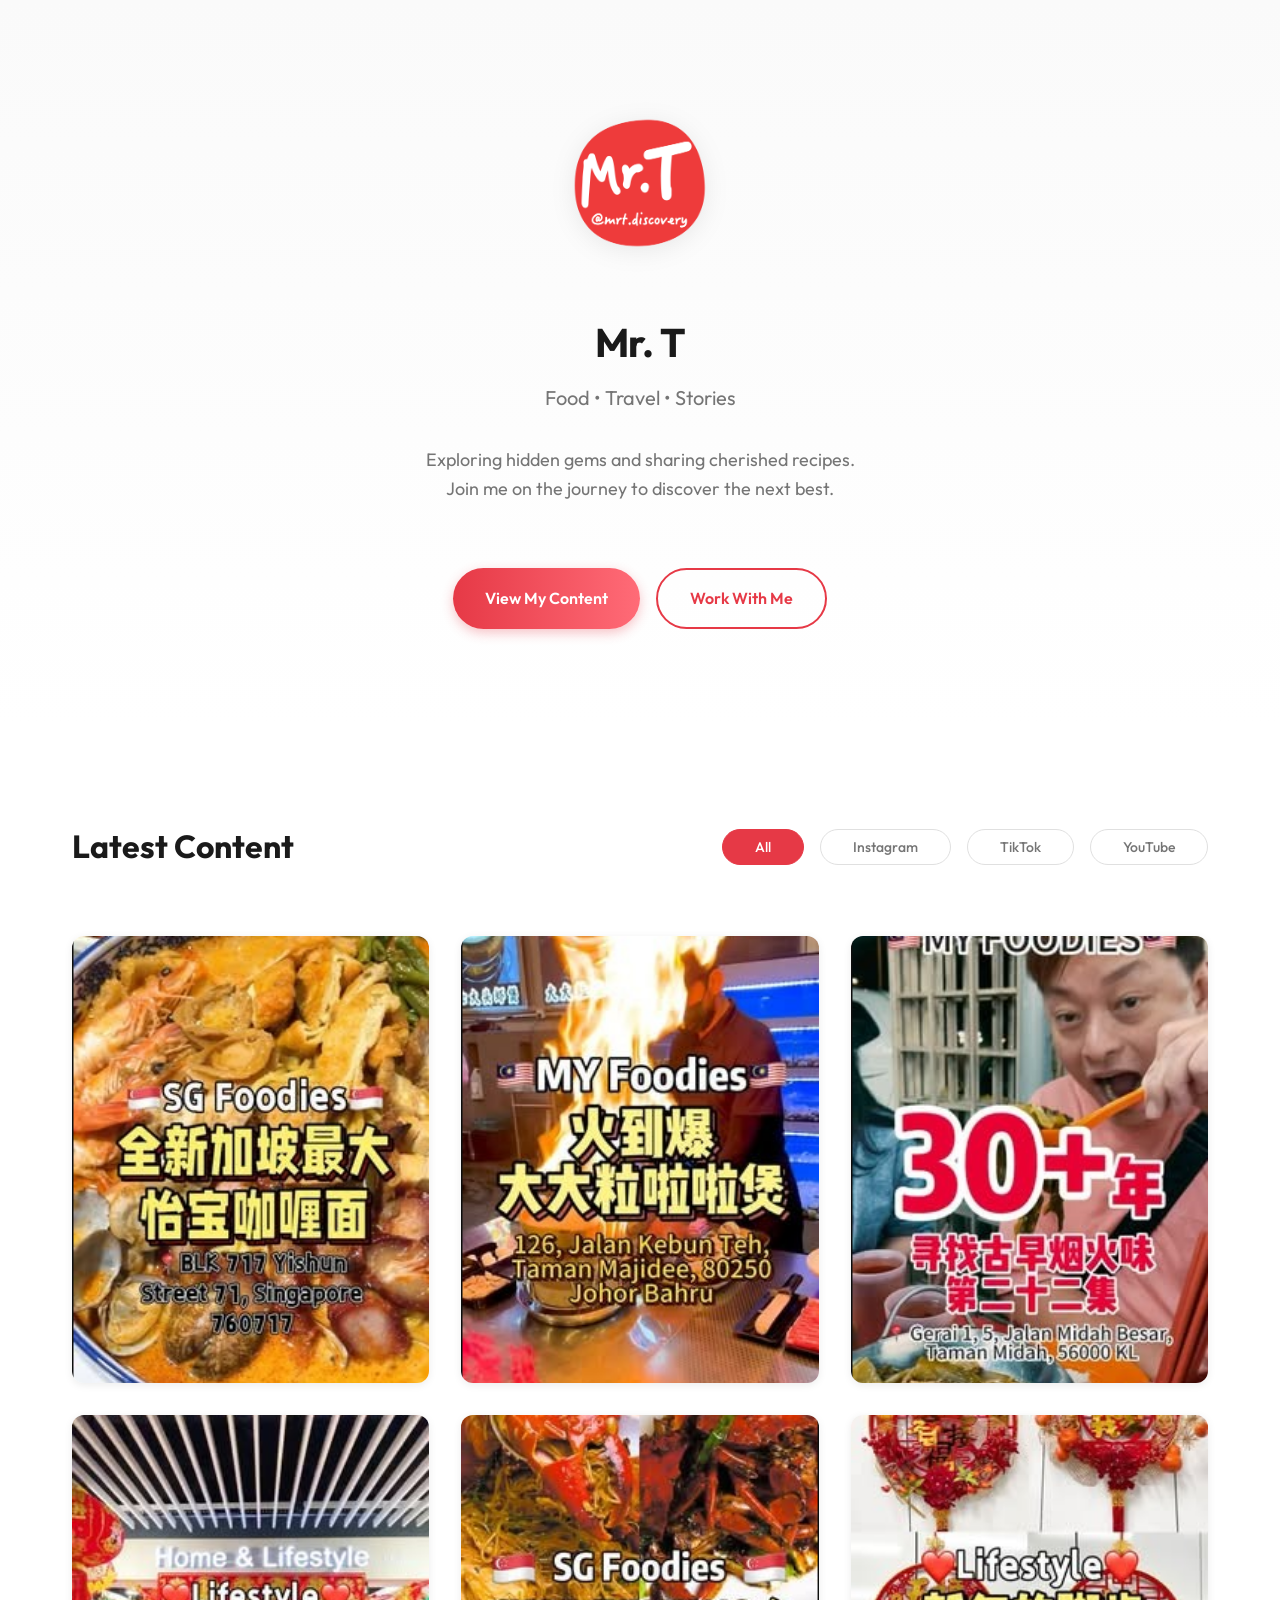
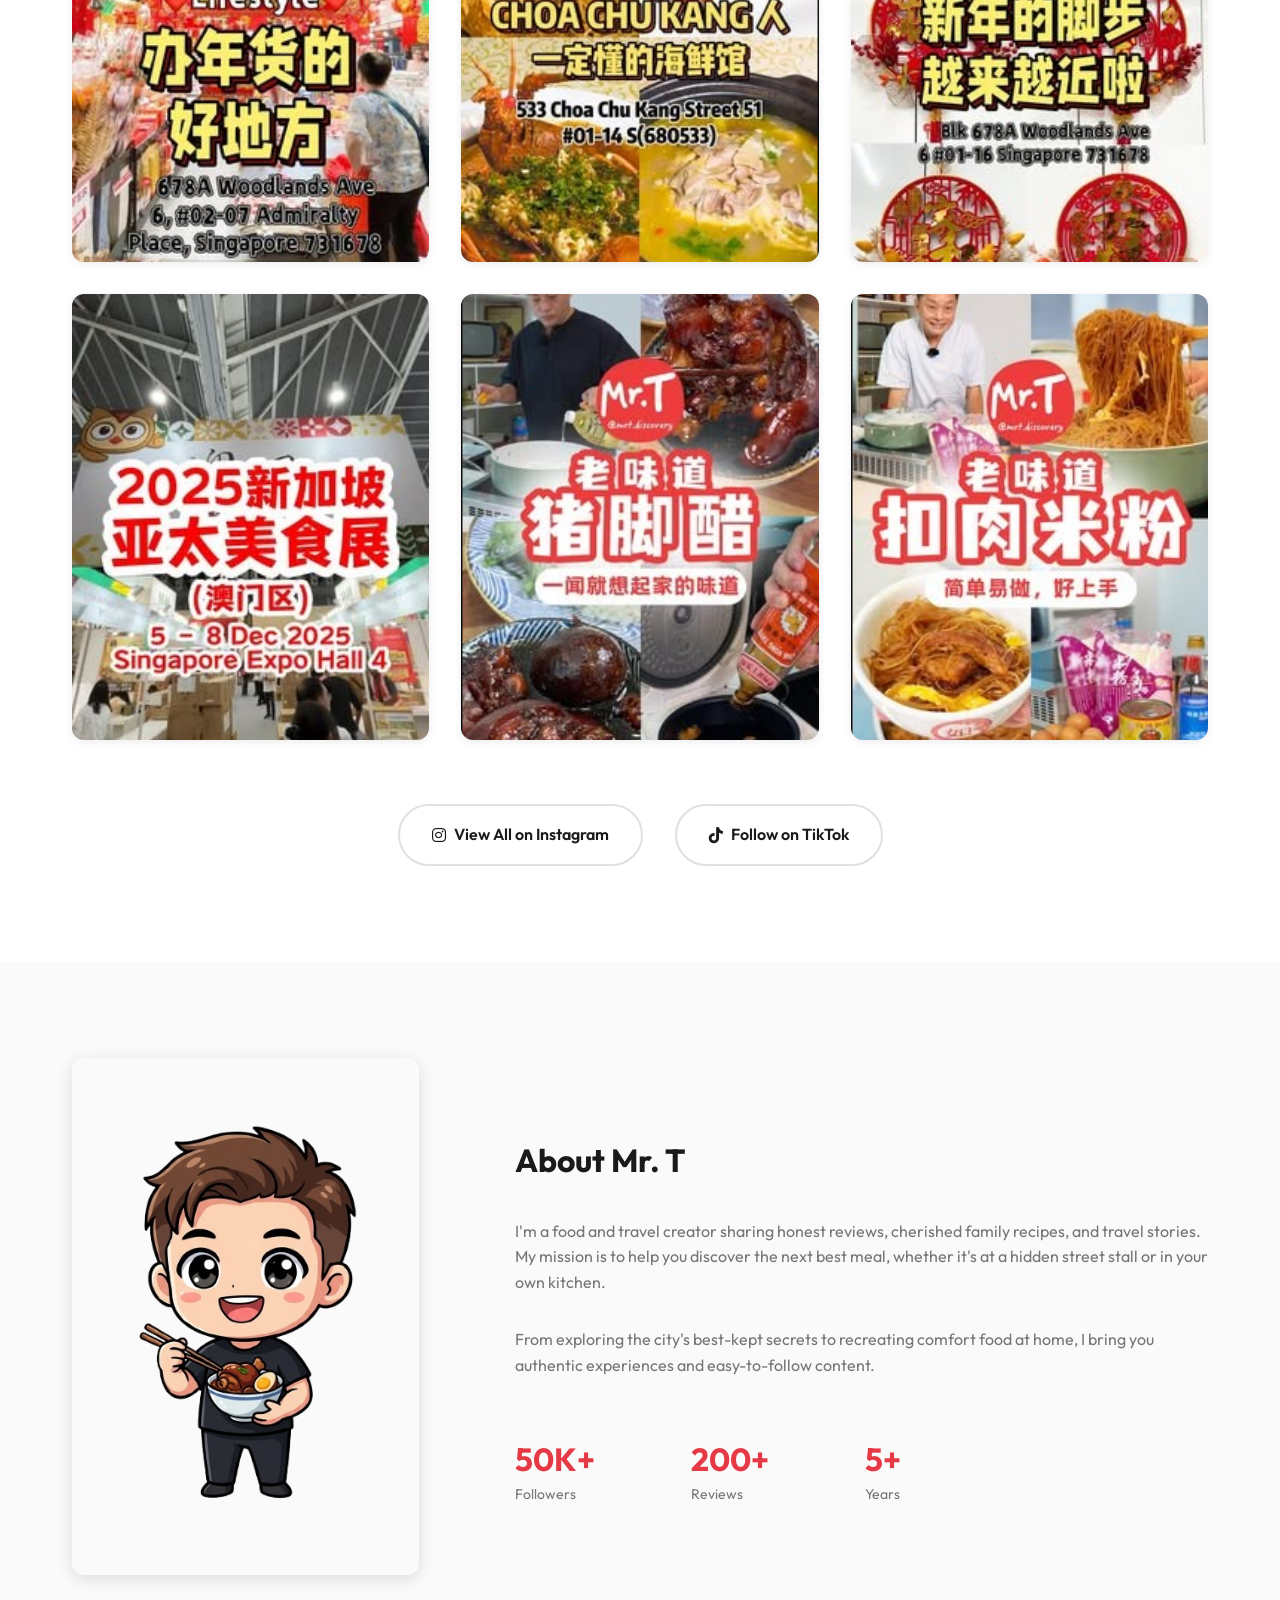
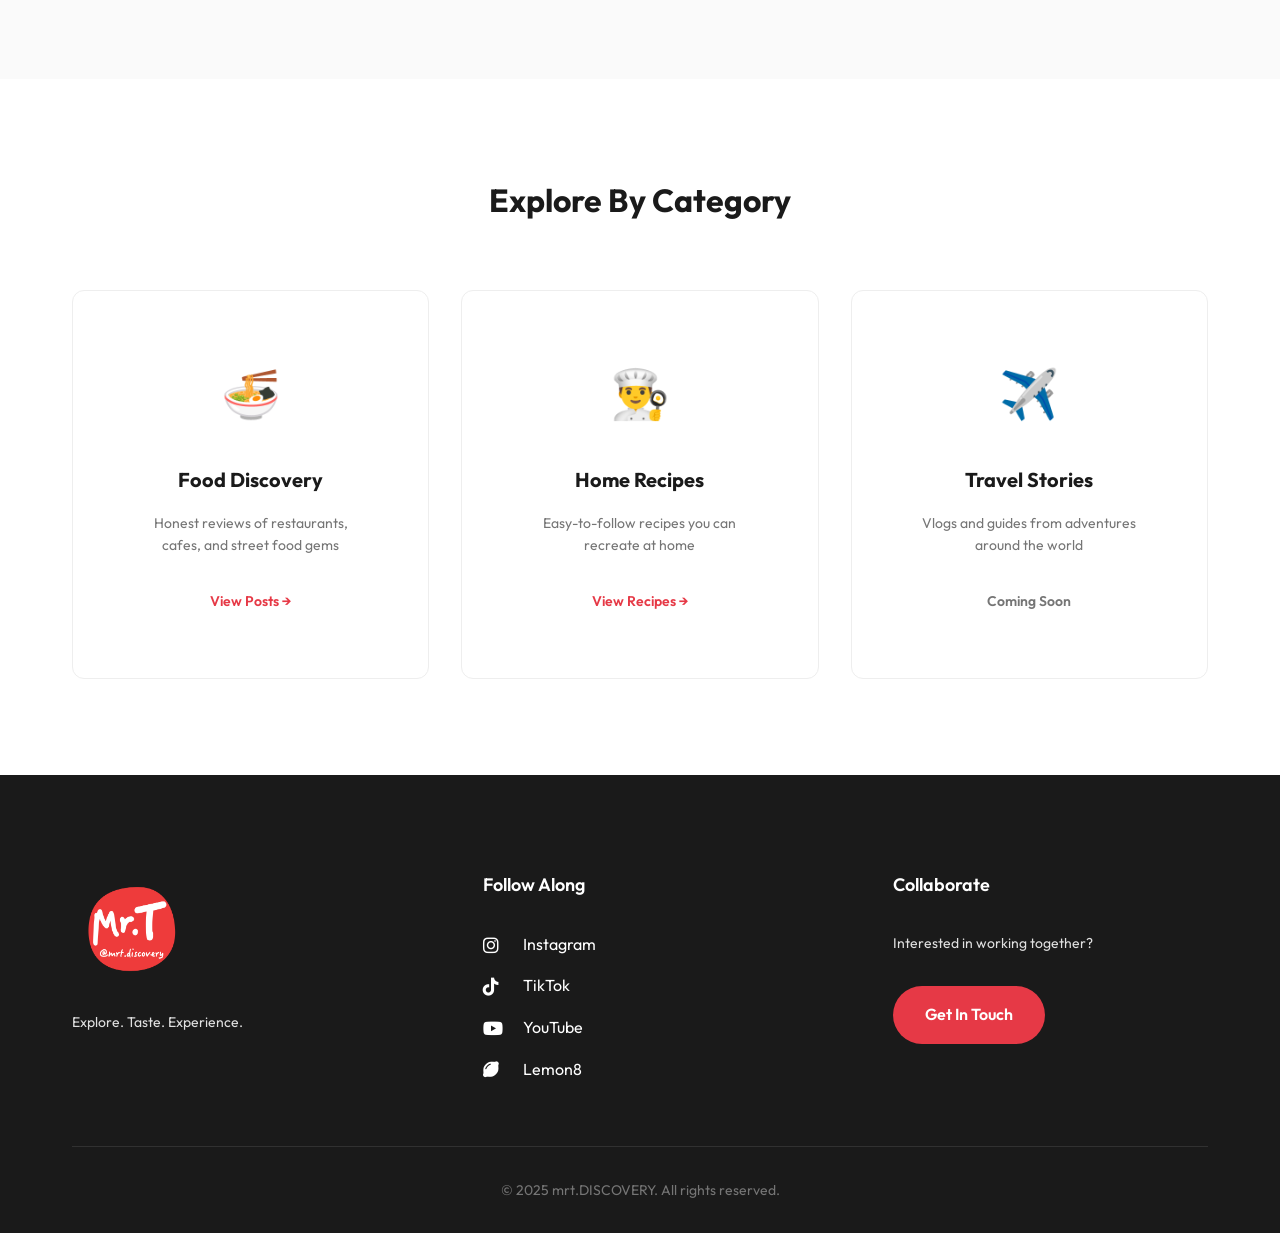
<file: index.html>
<!DOCTYPE html>
<html lang="en">
<head>
	<meta charset="UTF-8" />
	<meta name="viewport" content="width=device-width, initial-scale=1.0" />
	<title>mrt.DISCOVERY - Food, Travel & Stories</title>
	<meta name="description" content="Explore authentic food reviews, recipes, and travel stories by Mr. T. Follow along on Instagram, TikTok, and YouTube.">
	<link rel="stylesheet" href="style.css" />
	<link rel="preconnect" href="https://fonts.googleapis.com" />
	<link rel="preconnect" href="https://fonts.gstatic.com" crossorigin />
	<link
		href="https://fonts.googleapis.com/css2?family=Outfit:wght@300;400;600;700&display=swap"
		rel="stylesheet"
	/>
	<link
		rel="stylesheet"
		href="https://cdnjs.cloudflare.com/ajax/libs/font-awesome/6.0.0/css/all.min.css"
	/>
</head>
<body>
	<!-- Hero Section -->
	<section class="hero fade-in">
		<div class="container">
			<div class="hero-content">
				<img src="assets/logo.png" alt="mrt.DISCOVERY" class="logo">
				<h1 class="hero-title">Mr. T</h1>
				<p class="hero-tagline">Food • Travel • Stories</p>
				<p class="hero-bio">
					Exploring hidden gems and sharing cherished recipes.<br>
					Join me on the journey to discover the next best.
				</p>
				<div class="hero-cta">
					<a href="#social-feed" class="btn-primary">View My Content</a>
					<a href="#contact" class="btn-secondary">Work With Me</a>
				</div>
			</div>
		</div>
	</section>

	<!-- Social Feed Section (PRIMARY FOCUS) -->
	<section class="social-feed-section" id="social-feed">
		<div class="container">
			<div class="section-header fade-in">
				<h2>Latest Content</h2>
				<div class="platform-tabs">
					<button class="tab active" data-platform="all">All</button>
					<button class="tab" data-platform="instagram">Instagram</button>
					<button class="tab" data-platform="tiktok">TikTok</button>
					<button class="tab" data-platform="youtube">YouTube</button>
				</div>
			</div>

			<div class="social-grid fade-in">
				<!-- Post 1 -->
				<a href="https://www.instagram.com/mrt.discovery/tagged/" class="social-post" data-platform="instagram" target="_blank">
					<img src="assets/thumbnail1.png" alt="Food Discovery Post">
					<div class="post-overlay">
						<i class="fab fa-instagram"></i>
						<p class="post-caption">Discovering hidden ramen gems in the city...</p>
						<div class="post-stats">
							<span><i class="far fa-heart"></i> 2.5K</span>
							<span><i class="far fa-comment"></i> 89</span>
						</div>
					</div>
				</a>

				<!-- Post 2 -->
				<a href="https://www.instagram.com/mrt.discovery/tagged/" class="social-post" data-platform="instagram" target="_blank">
					<img src="assets/thumbnail2.png" alt="Food Review">
					<div class="post-overlay">
						<i class="fab fa-instagram"></i>
						<p class="post-caption">Must-try dishes at this popular spot...</p>
						<div class="post-stats">
							<span><i class="far fa-heart"></i> 3.2K</span>
							<span><i class="far fa-comment"></i> 124</span>
						</div>
					</div>
				</a>

				<!-- Post 3 -->
				<a href="https://www.instagram.com/mrt.discovery/tagged/" class="social-post" data-platform="instagram" target="_blank">
					<img src="assets/thumbnail3.png" alt="Street Food">
					<div class="post-overlay">
						<i class="fab fa-instagram"></i>
						<p class="post-caption">Authentic street food experience...</p>
						<div class="post-stats">
							<span><i class="far fa-heart"></i> 1.8K</span>
							<span><i class="far fa-comment"></i> 56</span>
						</div>
					</div>
				</a>

				<!-- Post 4 -->
				<a href="https://www.tiktok.com/@mrt.discovery" class="social-post" data-platform="tiktok" target="_blank">
					<img src="assets/thumbnail4.png" alt="Recipe Tutorial">
					<div class="post-overlay">
						<i class="fab fa-tiktok"></i>
						<p class="post-caption">Easy home recipe you can try today...</p>
						<div class="post-stats">
							<span><i class="fas fa-play"></i> 45K</span>
							<span><i class="far fa-heart"></i> 5.2K</span>
						</div>
					</div>
				</a>

				<!-- Post 5 -->
				<a href="https://www.instagram.com/mrt.discovery/tagged/" class="social-post" data-platform="instagram" target="_blank">
					<img src="assets/thumbnail5.png" alt="Cooking Recipe">
					<div class="post-overlay">
						<i class="fab fa-instagram"></i>
						<p class="post-caption">Family favorite recipe...</p>
						<div class="post-stats">
							<span><i class="far fa-heart"></i> 2.9K</span>
							<span><i class="far fa-comment"></i> 147</span>
						</div>
					</div>
				</a>

				<!-- Post 6 -->
				<a href="https://www.tiktok.com/@mrt.discovery" class="social-post" data-platform="tiktok" target="_blank">
					<img src="assets/thumbnail6.png" alt="Quick Meal">
					<div class="post-overlay">
						<i class="fab fa-tiktok"></i>
						<p class="post-caption">Quick 15-minute meal prep...</p>
						<div class="post-stats">
							<span><i class="fas fa-play"></i> 38K</span>
							<span><i class="far fa-heart"></i> 4.1K</span>
						</div>
					</div>
				</a>

				<!-- Post 7 -->
				<a href="https://www.youtube.com/channel/UCO2yqd_Hbs1hkmPJ6oLwygQ" class="social-post" data-platform="youtube" target="_blank">
					<img src="assets/thumbnail7.png" alt="Travel Vlog">
					<div class="post-overlay">
						<i class="fab fa-youtube"></i>
						<p class="post-caption">Exploring scenic spots and local cuisine...</p>
						<div class="post-stats">
							<span><i class="fas fa-play"></i> 12K</span>
							<span><i class="far fa-thumbs-up"></i> 856</span>
						</div>
					</div>
				</a>

				<!-- Post 8 -->
				<a href="https://www.instagram.com/mrt.discovery/tagged/" class="social-post" data-platform="instagram" target="_blank">
					<img src="assets/thumbnail8.png" alt="Travel Story">
					<div class="post-overlay">
						<i class="fab fa-instagram"></i>
						<p class="post-caption">Hidden gems from my recent trip...</p>
						<div class="post-stats">
							<span><i class="far fa-heart"></i> 2.1K</span>
							<span><i class="far fa-comment"></i> 78</span>
						</div>
					</div>
				</a>

				<!-- Post 9 -->
				<a href="https://www.tiktok.com/@mrt.discovery" class="social-post" data-platform="tiktok" target="_blank">
					<img src="assets/thumbnail9.png" alt="Travel Tips">
					<div class="post-overlay">
						<i class="fab fa-tiktok"></i>
						<p class="post-caption">Essential travel tips for food lovers...</p>
						<div class="post-stats">
							<span><i class="fas fa-play"></i> 52K</span>
							<span><i class="far fa-heart"></i> 6.8K</span>
						</div>
					</div>
				</a>
			</div>

			<div class="feed-cta fade-in">
				<a href="https://www.instagram.com/mrt.discovery/tagged/" class="btn-outline" target="_blank">
					<i class="fab fa-instagram"></i> View All on Instagram
				</a>
				<a href="https://www.tiktok.com/@mrt.discovery" class="btn-outline" target="_blank">
					<i class="fab fa-tiktok"></i> Follow on TikTok
				</a>
			</div>
		</div>
	</section>

	<!-- About Section -->
	<section class="about-section" id="about">
		<div class="container">
			<div class="about-grid fade-in">
				<div class="about-image">
					<img src="assets/mrt_char_food.png" alt="Mr. T Character">
				</div>
				<div class="about-content">
					<h2>About Mr. T</h2>
					<p>
						I'm a food and travel creator sharing honest reviews, cherished family recipes,
						and travel stories. My mission is to help you discover the next best meal,
						whether it's at a hidden street stall or in your own kitchen.
					</p>
					<p>
						From exploring the city's best-kept secrets to recreating comfort food at home,
						I bring you authentic experiences and easy-to-follow content.
					</p>
					<div class="about-stats">
						<div class="stat">
							<span class="stat-number">50K+</span>
							<span class="stat-label">Followers</span>
						</div>
						<div class="stat">
							<span class="stat-number">200+</span>
							<span class="stat-label">Reviews</span>
						</div>
						<div class="stat">
							<span class="stat-number">5+</span>
							<span class="stat-label">Years</span>
						</div>
					</div>
				</div>
			</div>
		</div>
	</section>

	<!-- Content Categories Section -->
	<section class="content-categories">
		<div class="container">
			<h2 class="section-title fade-in">Explore By Category</h2>
			<div class="category-grid fade-in">
				<div class="category-card">
					<div class="category-icon">🍜</div>
					<h3>Food Discovery</h3>
					<p>Honest reviews of restaurants, cafes, and street food gems</p>
					<a href="#social-feed" class="category-link">View Posts →</a>
				</div>
				<div class="category-card">
					<div class="category-icon">👨‍🍳</div>
					<h3>Home Recipes</h3>
					<p>Easy-to-follow recipes you can recreate at home</p>
					<a href="#social-feed" class="category-link">View Recipes →</a>
				</div>
				<div class="category-card">
					<div class="category-icon">✈️</div>
					<h3>Travel Stories</h3>
					<p>Vlogs and guides from adventures around the world</p>
					<span class="category-link coming-soon">Coming Soon</span>
				</div>
			</div>
		</div>
	</section>

	<!-- Footer -->
	<footer class="footer" id="contact">
		<div class="container">
			<div class="footer-content">
				<div class="footer-brand">
					<img src="assets/logo.png" alt="mrt.DISCOVERY" class="footer-logo">
					<p class="footer-tagline">Explore. Taste. Experience.</p>
				</div>

				<div class="footer-social">
					<h3>Follow Along</h3>
					<div class="social-links">
						<a href="https://www.instagram.com/mrt.discovery/tagged/" class="social-link" target="_blank">
							<i class="fab fa-instagram"></i>
							<span>Instagram</span>
						</a>
						<a href="https://www.tiktok.com/@mrt.discovery" class="social-link" target="_blank">
							<i class="fab fa-tiktok"></i>
							<span>TikTok</span>
						</a>
						<a href="https://www.youtube.com/channel/UCO2yqd_Hbs1hkmPJ6oLwygQ" class="social-link" target="_blank">
							<i class="fab fa-youtube"></i>
							<span>YouTube</span>
						</a>
						<a href="#" class="social-link">
							<i class="fas fa-lemon"></i>
							<span>Lemon8</span>
						</a>
					</div>
				</div>

				<div class="footer-contact">
					<h3>Collaborate</h3>
					<p>Interested in working together?</p>
					<a href="mailto:contact@mrt.discovery" class="contact-btn">Get In Touch</a>
				</div>
			</div>

			<div class="footer-bottom">
				<p>&copy; 2025 mrt.DISCOVERY. All rights reserved.</p>
			</div>
		</div>
	</footer>

	<script src="script.js"></script>
</body>
</html>
</file>
<file: style.css>
/* ===========================
   DESIGN SYSTEM & VARIABLES
   =========================== */
:root {
	/* Brand Colors */
	--brand-red: #e63946;
	--brand-red-light: #ff6b77;
	--brand-red-dark: #c62d3a;

	/* Neutrals */
	--white: #ffffff;
	--gray-50: #fafafa;
	--gray-100: #f5f5f5;
	--gray-200: #eeeeee;
	--gray-300: #e0e0e0;
	--gray-600: #757575;
	--gray-900: #1a1a1a;

	/* Shadows */
	--shadow-sm: 0 2px 8px rgba(0, 0, 0, 0.08);
	--shadow-md: 0 4px 16px rgba(0, 0, 0, 0.12);
	--shadow-lg: 0 8px 32px rgba(0, 0, 0, 0.16);

	/* Spacing Scale */
	--space-xs: 0.5rem;   /* 8px */
	--space-sm: 1rem;     /* 16px */
	--space-md: 2rem;     /* 32px */
	--space-lg: 4rem;     /* 64px */
	--space-xl: 6rem;     /* 96px */

	/* Typography */
	--text-xs: 0.75rem;   /* 12px */
	--text-sm: 0.875rem;  /* 14px */
	--text-base: 1rem;    /* 16px */
	--text-lg: 1.125rem;  /* 18px */
	--text-xl: 1.25rem;   /* 20px */
	--text-2xl: 1.5rem;   /* 24px */
	--text-3xl: 2rem;     /* 32px */
	--text-4xl: 2.5rem;   /* 40px */
}

/* ===========================
   BASE STYLES
   =========================== */
* {
	margin: 0;
	padding: 0;
	box-sizing: border-box;
}

body {
	font-family: "Outfit", sans-serif;
	background-color: var(--white);
	color: var(--gray-900);
	overflow-x: hidden;
	line-height: 1.6;
}

.container {
	max-width: 1200px;
	margin: 0 auto;
	padding: 0 var(--space-md);
}

/* ===========================
   FADE-IN ANIMATION
   =========================== */
.fade-in {
	opacity: 0;
	transform: translateY(20px);
	transition: opacity 0.6s ease, transform 0.6s ease;
}

.fade-in.visible {
	opacity: 1;
	transform: translateY(0);
}

/* Accessibility: Respect user preferences */
@media (prefers-reduced-motion: reduce) {
	*,
	*::before,
	*::after {
		animation-duration: 0.01ms !important;
		animation-iteration-count: 1 !important;
		transition-duration: 0.01ms !important;
	}
}

/* ===========================
   HERO SECTION
   =========================== */
.hero {
	min-height: 60vh;
	display: flex;
	align-items: center;
	justify-content: center;
	background: linear-gradient(to bottom, var(--gray-50), var(--white));
	padding: var(--space-xl) var(--space-md);
}

.hero-content {
	max-width: 700px;
	text-align: center;
	margin: 0 auto;
}

.logo {
	width: 180px;
	height: auto;
	margin-bottom: var(--space-md);
	filter: drop-shadow(0 4px 12px rgba(0, 0, 0, 0.08));
}

.hero-title {
	font-size: var(--text-4xl);
	font-weight: 700;
	margin-bottom: var(--space-xs);
	letter-spacing: -0.02em;
}

.hero-tagline {
	font-size: var(--text-xl);
	color: var(--gray-600);
	margin-bottom: var(--space-md);
	font-weight: 400;
}

.hero-bio {
	font-size: var(--text-lg);
	line-height: 1.6;
	color: var(--gray-600);
	margin-bottom: var(--space-lg);
}

.hero-cta {
	display: flex;
	gap: var(--space-sm);
	justify-content: center;
	flex-wrap: wrap;
}

/* ===========================
   BUTTONS
   =========================== */
.btn-primary,
.btn-secondary,
.btn-outline,
.contact-btn {
	padding: 1rem 2rem;
	border-radius: 50px;
	font-size: var(--text-base);
	font-weight: 600;
	text-decoration: none;
	display: inline-flex;
	align-items: center;
	gap: var(--space-xs);
	transition: all 0.3s ease;
	cursor: pointer;
	border: none;
}

.btn-primary {
	background: linear-gradient(90deg, var(--brand-red), var(--brand-red-light));
	color: var(--white);
	box-shadow: 0 4px 12px rgba(230, 57, 70, 0.3);
}

.btn-primary:hover {
	transform: translateY(-2px);
	box-shadow: 0 6px 16px rgba(230, 57, 70, 0.4);
}

.btn-secondary {
	background: transparent;
	color: var(--brand-red);
	border: 2px solid var(--brand-red);
}

.btn-secondary:hover {
	background: var(--brand-red);
	color: var(--white);
	transform: translateY(-2px);
}

.btn-outline {
	background: transparent;
	color: var(--gray-900);
	border: 2px solid var(--gray-300);
	font-weight: 600;
}

.btn-outline:hover {
	border-color: var(--brand-red);
	color: var(--brand-red);
}

.contact-btn {
	background: var(--brand-red);
	color: var(--white);
	font-weight: 600;
	display: inline-block;
	text-align: center;
}

.contact-btn:hover {
	background: var(--brand-red-dark);
	transform: translateY(-2px);
}

/* ===========================
   SOCIAL FEED SECTION
   =========================== */
.social-feed-section {
	background: var(--white);
	padding: var(--space-xl) 0;
}

.section-header {
	display: flex;
	justify-content: space-between;
	align-items: center;
	margin-bottom: var(--space-lg);
	flex-wrap: wrap;
	gap: var(--space-md);
}

.section-header h2 {
	font-size: var(--text-3xl);
	font-weight: 700;
	color: var(--gray-900);
}

/* Platform Tabs */
.platform-tabs {
	display: flex;
	gap: var(--space-sm);
	flex-wrap: wrap;
}

.tab {
	padding: var(--space-xs) var(--space-md);
	background: transparent;
	border: 1px solid var(--gray-300);
	border-radius: 24px;
	cursor: pointer;
	font-size: var(--text-sm);
	font-weight: 500;
	color: var(--gray-600);
	transition: all 0.3s ease;
	font-family: "Outfit", sans-serif;
}

.tab:hover {
	border-color: var(--brand-red);
	color: var(--brand-red);
}

.tab.active {
	background: var(--brand-red);
	color: var(--white);
	border-color: var(--brand-red);
}

/* Social Grid */
.social-grid {
	display: grid;
	grid-template-columns: repeat(auto-fill, minmax(300px, 1fr));
	gap: var(--space-md);
	margin-bottom: var(--space-lg);
}

.social-post {
	position: relative;
	aspect-ratio: 4/5;
	border-radius: 12px;
	overflow: hidden;
	display: block;
	text-decoration: none;
	box-shadow: var(--shadow-sm);
	transition: all 0.3s ease;
}

.social-post:hover {
	box-shadow: var(--shadow-md);
	transform: translateY(-4px);
}

.social-post img {
	width: 100%;
	height: 100%;
	object-fit: cover;
	transition: transform 0.3s ease;
}

.social-post:hover img {
	transform: scale(1.05);
}

/* Post Overlay */
.post-overlay {
	position: absolute;
	bottom: 0;
	left: 0;
	right: 0;
	padding: var(--space-md);
	background: linear-gradient(to top, rgba(0, 0, 0, 0.9), transparent);
	color: var(--white);
	opacity: 0;
	transition: opacity 0.3s ease;
}

.social-post:hover .post-overlay {
	opacity: 1;
}

.post-overlay i {
	font-size: var(--text-2xl);
	margin-bottom: var(--space-xs);
}

.post-caption {
	font-size: var(--text-sm);
	line-height: 1.4;
	margin-bottom: var(--space-xs);
	display: -webkit-box;
	-webkit-line-clamp: 2;
	-webkit-box-orient: vertical;
	overflow: hidden;
}

.post-stats {
	display: flex;
	gap: var(--space-md);
	font-size: var(--text-xs);
}

.post-stats span {
	display: flex;
	align-items: center;
	gap: 4px;
}

/* Feed CTA */
.feed-cta {
	display: flex;
	gap: var(--space-md);
	justify-content: center;
	margin-top: var(--space-lg);
	flex-wrap: wrap;
}

/* ===========================
   ABOUT SECTION
   =========================== */
.about-section {
	background: var(--gray-50);
	padding: var(--space-xl) 0;
}

.about-grid {
	display: grid;
	grid-template-columns: 1fr 2fr;
	gap: var(--space-xl);
	align-items: center;
}

.about-image {
	text-align: center;
}

.about-image img {
	width: 100%;
	max-width: 350px;
	height: auto;
	border-radius: 12px;
	box-shadow: var(--shadow-md);
}

.about-content h2 {
	font-size: var(--text-3xl);
	font-weight: 700;
	color: var(--gray-900);
	margin-bottom: var(--space-md);
}

.about-content p {
	font-size: var(--text-base);
	color: var(--gray-600);
	line-height: 1.6;
	margin-bottom: var(--space-md);
}

/* Stats */
.about-stats {
	display: flex;
	gap: var(--space-xl);
	margin-top: var(--space-lg);
}

.stat {
	display: flex;
	flex-direction: column;
}

.stat-number {
	font-size: var(--text-3xl);
	font-weight: 700;
	color: var(--brand-red);
	line-height: 1;
}

.stat-label {
	font-size: var(--text-sm);
	color: var(--gray-600);
	margin-top: var(--space-xs);
}

/* ===========================
   CONTENT CATEGORIES SECTION
   =========================== */
.content-categories {
	background: var(--white);
	padding: var(--space-xl) 0;
}

.section-title {
	font-size: var(--text-3xl);
	font-weight: 700;
	text-align: center;
	color: var(--gray-900);
	margin-bottom: var(--space-lg);
}

.category-grid {
	display: grid;
	grid-template-columns: repeat(auto-fit, minmax(280px, 1fr));
	gap: var(--space-md);
}

.category-card {
	background: var(--white);
	padding: var(--space-lg);
	border-radius: 12px;
	border: 1px solid var(--gray-200);
	text-align: center;
	transition: all 0.3s ease;
}

.category-card:hover {
	border-color: var(--brand-red);
	box-shadow: var(--shadow-md);
	transform: translateY(-4px);
}

.category-icon {
	font-size: 3rem;
	margin-bottom: var(--space-md);
}

.category-card h3 {
	font-size: var(--text-xl);
	font-weight: 700;
	color: var(--gray-900);
	margin-bottom: var(--space-sm);
}

.category-card p {
	font-size: var(--text-sm);
	color: var(--gray-600);
	line-height: 1.6;
	margin-bottom: var(--space-md);
}

.category-link {
	display: inline-block;
	color: var(--brand-red);
	font-weight: 600;
	font-size: var(--text-sm);
	text-decoration: none;
	transition: transform 0.3s ease;
}

.category-link:hover {
	transform: translateX(4px);
}

.coming-soon {
	color: var(--gray-600);
	cursor: not-allowed;
}

.coming-soon:hover {
	transform: none;
}

/* ===========================
   FOOTER
   =========================== */
.footer {
	background: var(--gray-900);
	color: var(--white);
	padding: var(--space-xl) 0 var(--space-md);
}

.footer-content {
	display: grid;
	grid-template-columns: repeat(auto-fit, minmax(250px, 1fr));
	gap: var(--space-xl);
	margin-bottom: var(--space-lg);
}

.footer-brand {
	display: flex;
	flex-direction: column;
	gap: var(--space-sm);
}

.footer-logo {
	width: 120px;
	height: auto;
	margin-bottom: var(--space-xs);
}

.footer-tagline {
	color: var(--gray-300);
	font-size: var(--text-sm);
}

.footer-social h3,
.footer-contact h3 {
	font-size: var(--text-lg);
	font-weight: 600;
	margin-bottom: var(--space-md);
}

.social-links {
	display: flex;
	flex-direction: column;
	gap: var(--space-sm);
}

.social-link {
	display: flex;
	align-items: center;
	gap: var(--space-sm);
	color: var(--white);
	text-decoration: none;
	font-size: var(--text-base);
	transition: color 0.3s ease;
}

.social-link:hover {
	color: var(--brand-red-light);
}

.social-link i {
	font-size: var(--text-lg);
	width: 24px;
}

.footer-contact p {
	color: var(--gray-300);
	font-size: var(--text-sm);
	margin-bottom: var(--space-md);
}

.footer-bottom {
	border-top: 1px solid rgba(255, 255, 255, 0.1);
	padding-top: var(--space-md);
	text-align: center;
}

.footer-bottom p {
	color: var(--gray-600);
	font-size: var(--text-sm);
}

/* ===========================
   RESPONSIVE DESIGN
   =========================== */

/* Tablet (768px - 1024px) */
@media (max-width: 1024px) {
	:root {
		--space-lg: 3rem;
		--space-xl: 4rem;
	}

	.hero {
		min-height: 50vh;
		padding: var(--space-lg) var(--space-md);
	}

	.logo {
		width: 150px;
	}

	.hero-title {
		font-size: var(--text-3xl);
	}

	.section-header {
		flex-direction: column;
		align-items: flex-start;
	}

	.social-grid {
		grid-template-columns: repeat(auto-fill, minmax(250px, 1fr));
	}

	.about-grid {
		grid-template-columns: 1fr;
		text-align: center;
	}

	.about-image img {
		max-width: 300px;
	}

	.about-stats {
		justify-content: center;
	}

	.category-grid {
		grid-template-columns: repeat(auto-fit, minmax(240px, 1fr));
	}
}

/* Mobile (max-width: 767px) */
@media (max-width: 767px) {
	:root {
		--space-md: 1.5rem;
		--space-lg: 2rem;
		--space-xl: 3rem;
	}

	.container {
		padding: 0 var(--space-sm);
	}

	.hero {
		min-height: 60vh;
		padding: var(--space-lg) var(--space-sm);
	}

	.logo {
		width: 120px;
	}

	.hero-title {
		font-size: var(--text-2xl);
	}

	.hero-tagline {
		font-size: var(--text-base);
	}

	.hero-bio {
		font-size: var(--text-base);
	}

	.hero-cta {
		flex-direction: column;
		width: 100%;
	}

	.btn-primary,
	.btn-secondary {
		width: 100%;
		justify-content: center;
	}

	.section-header h2 {
		font-size: var(--text-2xl);
	}

	.platform-tabs {
		width: 100%;
		justify-content: flex-start;
	}

	.social-grid {
		grid-template-columns: repeat(auto-fill, minmax(140px, 1fr));
		gap: var(--space-sm);
	}

	.social-post {
		aspect-ratio: 3/4;
	}

	.post-overlay {
		padding: var(--space-sm);
	}

	.post-caption {
		font-size: var(--text-xs);
		-webkit-line-clamp: 1;
	}

	.feed-cta {
		flex-direction: column;
		gap: var(--space-sm);
	}

	.btn-outline {
		width: 100%;
		justify-content: center;
	}

	.about-image img {
		max-width: 250px;
	}

	.about-content h2 {
		font-size: var(--text-2xl);
	}

	.about-stats {
		gap: var(--space-lg);
		flex-wrap: wrap;
	}

	.stat-number {
		font-size: var(--text-2xl);
	}

	.section-title {
		font-size: var(--text-2xl);
	}

	.category-grid {
		grid-template-columns: 1fr;
		gap: var(--space-md);
	}

	.category-card {
		padding: var(--space-md);
	}

	.footer-content {
		grid-template-columns: 1fr;
		gap: var(--space-lg);
		text-align: center;
	}

	.footer-logo {
		margin: 0 auto;
	}

	.social-links {
		align-items: center;
	}

	.contact-btn {
		width: 100%;
	}
}

/* Small Mobile (max-width: 480px) */
@media (max-width: 480px) {
	.social-grid {
		grid-template-columns: repeat(2, 1fr);
	}
}
</file>
